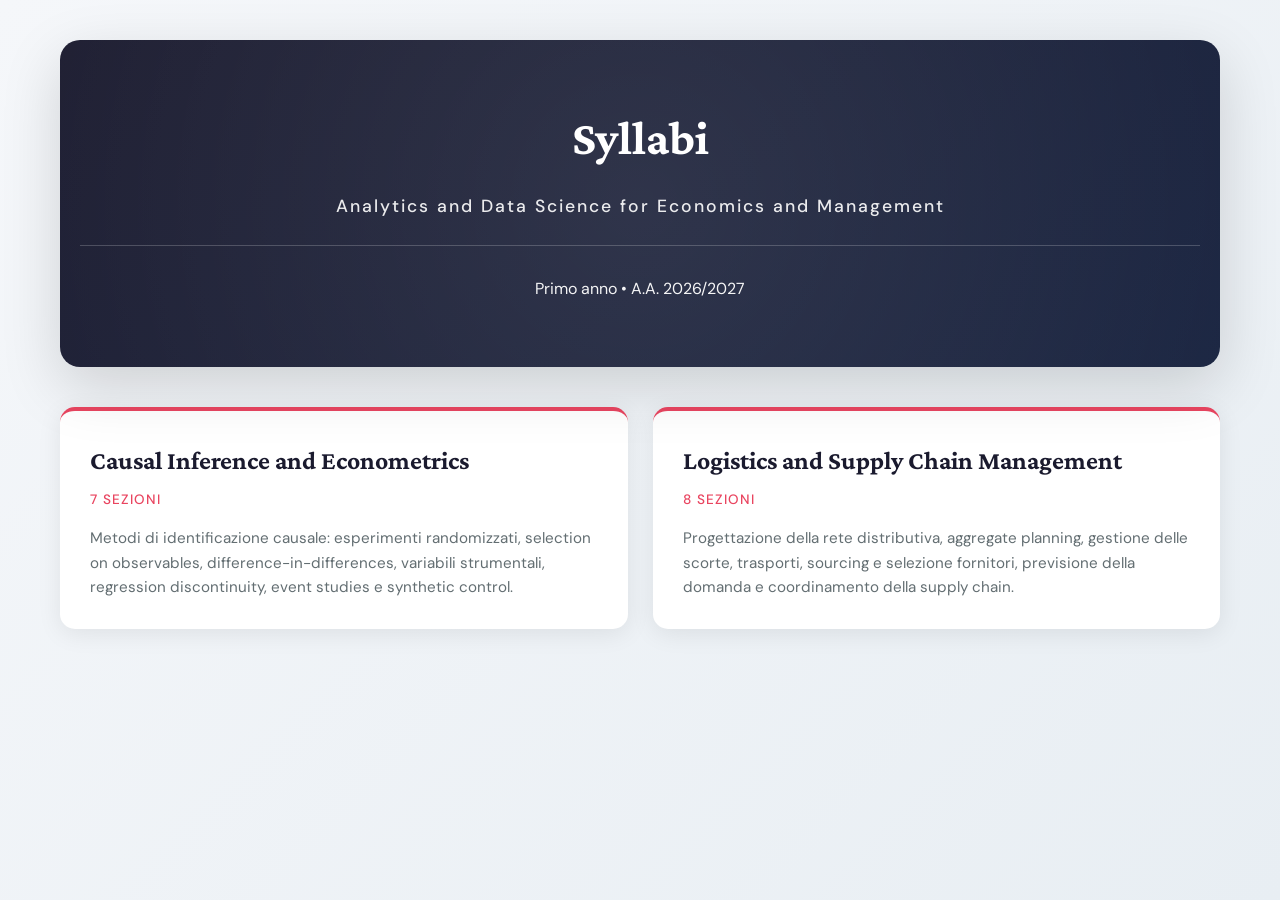
<file: index.html>
<!DOCTYPE html>
<html lang="it">
<head>
    <meta charset="UTF-8">
    <meta name="viewport" content="width=device-width, initial-scale=1.0">
    <title>Syllabi</title>
    <link href="https://fonts.googleapis.com/css2?family=Crimson+Pro:wght@400;600;700&family=DM+Sans:wght@400;500;700&display=swap" rel="stylesheet">
    <link rel="stylesheet" href="style.css">
</head>
<body>
    <div class="container">
        <header>
            <h1>Syllabi</h1>
            <div class="course-code">Analytics and Data Science for Economics and Management</div>
            <div class="instructor-info">
                <p>Primo anno &bull; A.A. 2026/2027</p>
            </div>
        </header>

        <div class="course-grid">
            <a href="causal-inference.html" class="course-card">
                <h2>Causal Inference and Econometrics</h2>
                <div class="meta">7 SEZIONI</div>
                <p>Metodi di identificazione causale: esperimenti randomizzati, selection on observables, difference-in-differences, variabili strumentali, regression discontinuity, event studies e synthetic control.</p>
            </a>

            <a href="logistics-scm.html" class="course-card">
                <h2>Logistics and Supply Chain Management</h2>
                <div class="meta">8 SEZIONI</div>
                <p>Progettazione della rete distributiva, aggregate planning, gestione delle scorte, trasporti, sourcing e selezione fornitori, previsione della domanda e coordinamento della supply chain.</p>
            </a>
        </div>
    </div>
</body>
</html>
</file>
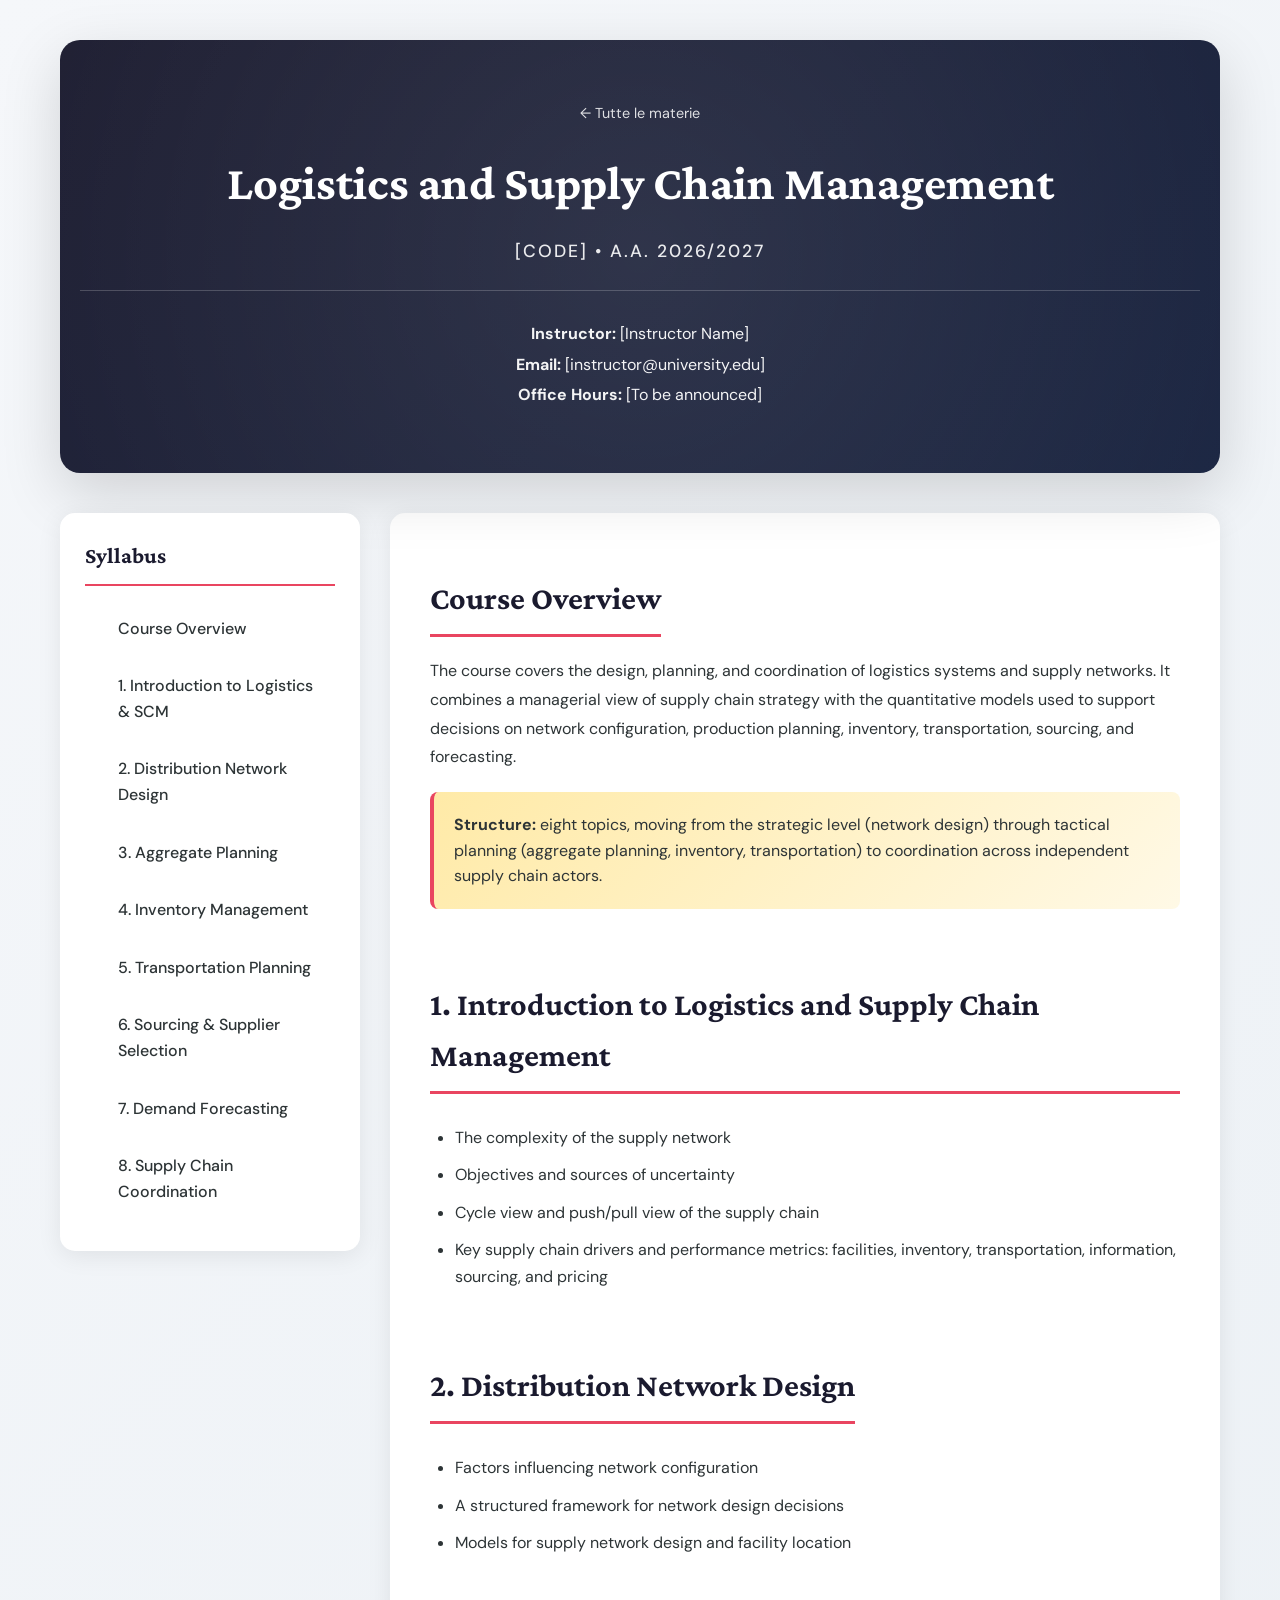
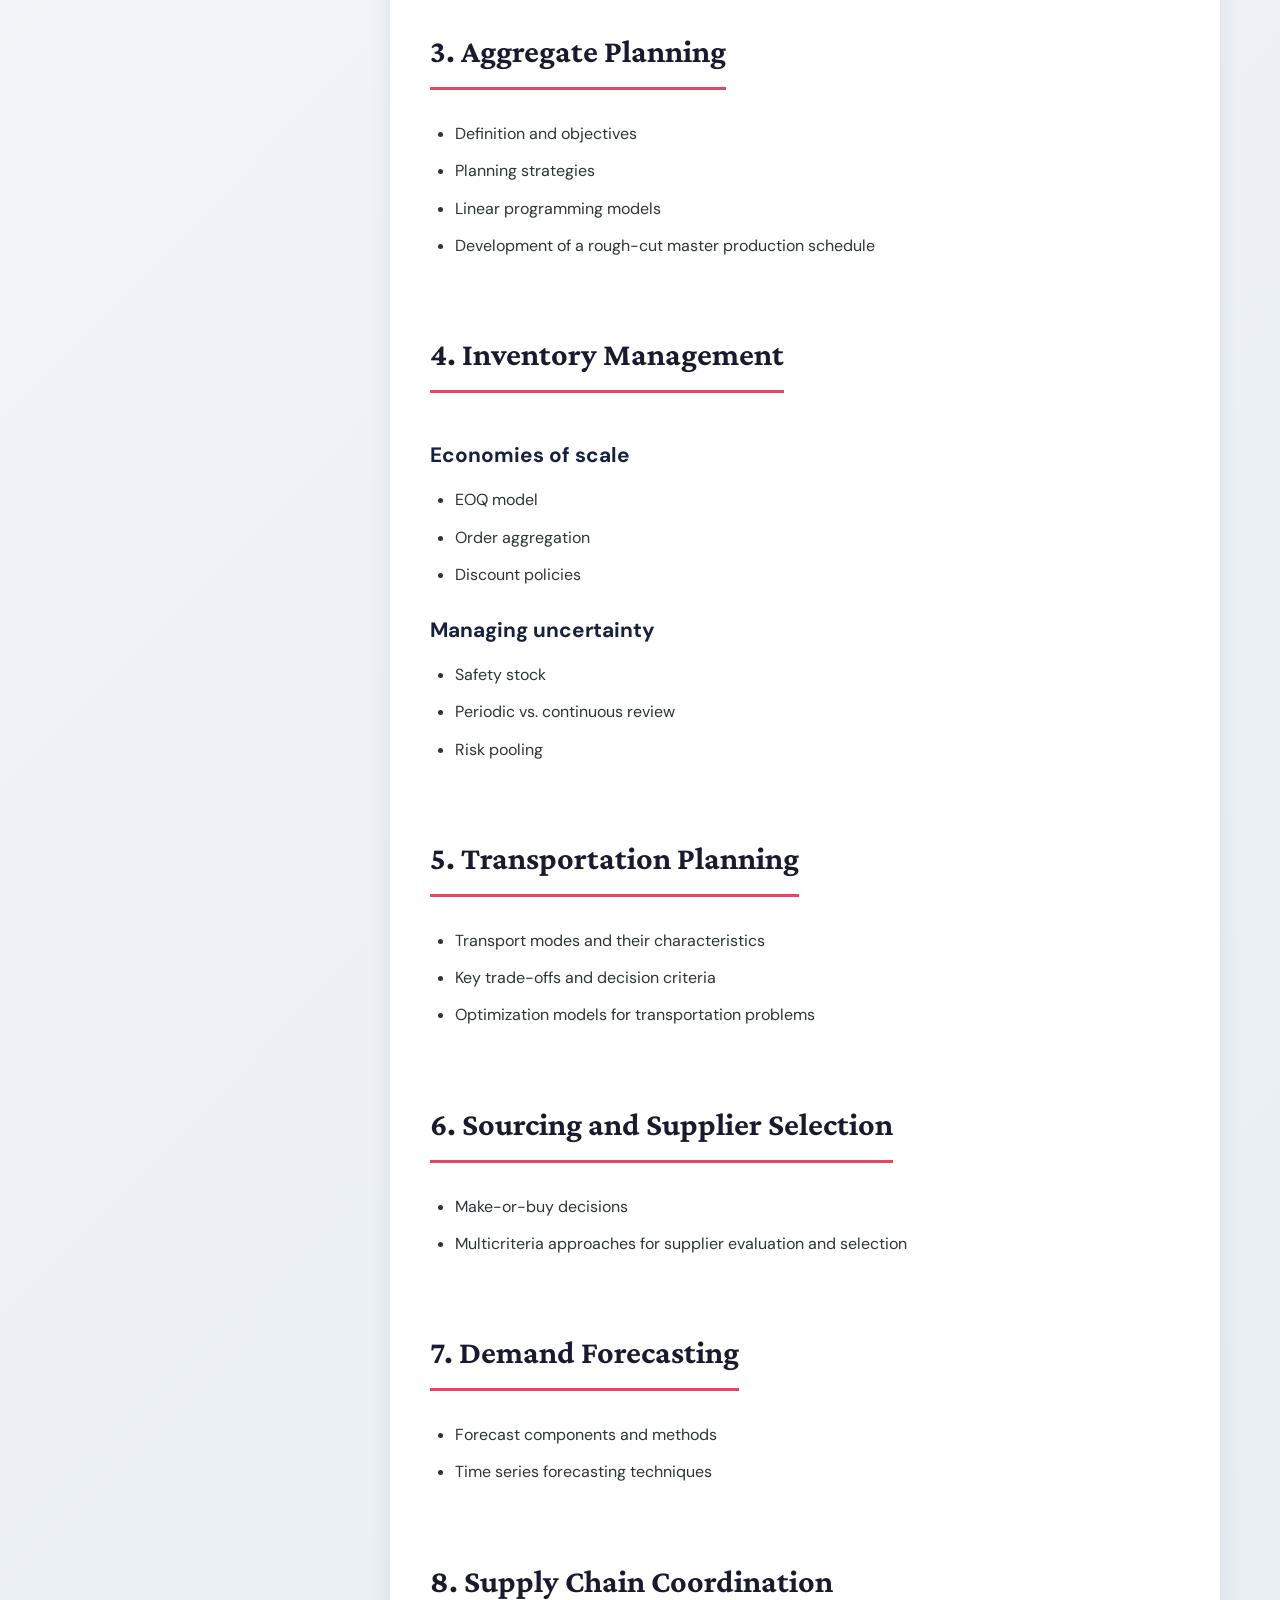
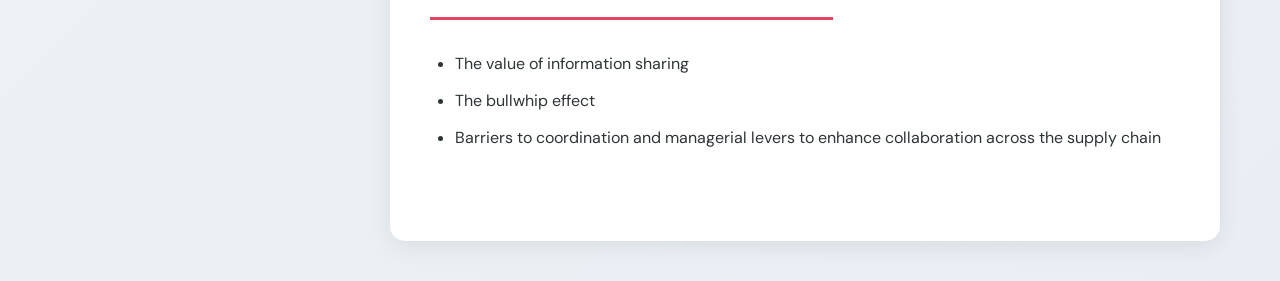
<file: logistics-scm.html>
<!DOCTYPE html>
<html lang="en">
<head>
    <meta charset="UTF-8">
    <meta name="viewport" content="width=device-width, initial-scale=1.0">
    <title>Logistics and Supply Chain Management</title>
    <link href="https://fonts.googleapis.com/css2?family=Crimson+Pro:wght@400;600;700&family=DM+Sans:wght@400;500;700&display=swap" rel="stylesheet">
    <link rel="stylesheet" href="style.css">
</head>
<body>
    <div class="container">
        <header>
            <a href="index.html" class="hub-link">&larr; Tutte le materie</a>
            <h1>Logistics and Supply Chain Management</h1>
            <div class="course-code">[CODE] &bull; A.A. 2026/2027</div>
            <div class="instructor-info">
                <p><strong>Instructor:</strong> [Instructor Name]</p>
                <p><strong>Email:</strong> [instructor@university.edu]</p>
                <p><strong>Office Hours:</strong> [To be announced]</p>
            </div>
        </header>

        <div class="main-content">
            <aside class="sidebar">
                <nav class="nav-menu">
                    <h3>Syllabus</h3>
                    <ul>
                        <li><a href="#overview">Course Overview</a></li>
                        <li><a href="#topic1">1. Introduction to Logistics &amp; SCM</a></li>
                        <li><a href="#topic2">2. Distribution Network Design</a></li>
                        <li><a href="#topic3">3. Aggregate Planning</a></li>
                        <li><a href="#topic4">4. Inventory Management</a></li>
                        <li><a href="#topic5">5. Transportation Planning</a></li>
                        <li><a href="#topic6">6. Sourcing &amp; Supplier Selection</a></li>
                        <li><a href="#topic7">7. Demand Forecasting</a></li>
                        <li><a href="#topic8">8. Supply Chain Coordination</a></li>
                    </ul>
                </nav>
            </aside>

            <main class="content-area">
                <section id="overview" class="section">
                    <h2>Course Overview</h2>
                    <p>The course covers the design, planning, and coordination of logistics systems and supply networks. It combines a managerial view of supply chain strategy with the quantitative models used to support decisions on network configuration, production planning, inventory, transportation, sourcing, and forecasting.</p>

                    <div class="highlight-box">
                        <strong>Structure:</strong> eight topics, moving from the strategic level (network design) through tactical planning (aggregate planning, inventory, transportation) to coordination across independent supply chain actors.
                    </div>
                </section>

                <section id="topic1" class="section">
                    <h2>1. Introduction to Logistics and Supply Chain Management</h2>
                    <ul>
                        <li>The complexity of the supply network</li>
                        <li>Objectives and sources of uncertainty</li>
                        <li>Cycle view and push/pull view of the supply chain</li>
                        <li>Key supply chain drivers and performance metrics: facilities, inventory, transportation, information, sourcing, and pricing</li>
                    </ul>
                </section>

                <section id="topic2" class="section">
                    <h2>2. Distribution Network Design</h2>
                    <ul>
                        <li>Factors influencing network configuration</li>
                        <li>A structured framework for network design decisions</li>
                        <li>Models for supply network design and facility location</li>
                    </ul>
                </section>

                <section id="topic3" class="section">
                    <h2>3. Aggregate Planning</h2>
                    <ul>
                        <li>Definition and objectives</li>
                        <li>Planning strategies</li>
                        <li>Linear programming models</li>
                        <li>Development of a rough-cut master production schedule</li>
                    </ul>
                </section>

                <section id="topic4" class="section">
                    <h2>4. Inventory Management</h2>

                    <h3>Economies of scale</h3>
                    <ul>
                        <li>EOQ model</li>
                        <li>Order aggregation</li>
                        <li>Discount policies</li>
                    </ul>

                    <h3>Managing uncertainty</h3>
                    <ul>
                        <li>Safety stock</li>
                        <li>Periodic vs. continuous review</li>
                        <li>Risk pooling</li>
                    </ul>
                </section>

                <section id="topic5" class="section">
                    <h2>5. Transportation Planning</h2>
                    <ul>
                        <li>Transport modes and their characteristics</li>
                        <li>Key trade-offs and decision criteria</li>
                        <li>Optimization models for transportation problems</li>
                    </ul>
                </section>

                <section id="topic6" class="section">
                    <h2>6. Sourcing and Supplier Selection</h2>
                    <ul>
                        <li>Make-or-buy decisions</li>
                        <li>Multicriteria approaches for supplier evaluation and selection</li>
                    </ul>
                </section>

                <section id="topic7" class="section">
                    <h2>7. Demand Forecasting</h2>
                    <ul>
                        <li>Forecast components and methods</li>
                        <li>Time series forecasting techniques</li>
                    </ul>
                </section>

                <section id="topic8" class="section">
                    <h2>8. Supply Chain Coordination</h2>
                    <ul>
                        <li>The value of information sharing</li>
                        <li>The bullwhip effect</li>
                        <li>Barriers to coordination and managerial levers to enhance collaboration across the supply chain</li>
                    </ul>
                </section>
            </main>
        </div>
    </div>

    <script>
        document.querySelectorAll('a[href^="#"]').forEach(anchor => {
            anchor.addEventListener('click', function (e) {
                e.preventDefault();
                const target = document.querySelector(this.getAttribute('href'));
                if (target) {
                    target.scrollIntoView({ behavior: 'smooth', block: 'start' });
                }
            });
        });

        const sections = document.querySelectorAll('.section');
        const navLinks = document.querySelectorAll('.nav-menu a');

        window.addEventListener('scroll', () => {
            let current = '';
            sections.forEach(section => {
                if (window.pageYOffset >= (section.offsetTop - 100)) {
                    current = section.getAttribute('id');
                }
            });

            navLinks.forEach(link => {
                link.style.background = '';
                link.style.color = '';
                if (link.getAttribute('href') === `#${current}`) {
                    link.style.background = 'var(--accent)';
                    link.style.color = 'white';
                }
            });
        });
    </script>
</body>
</html>
</file>
<file: style.css>
:root {
            --primary: #1a1a2e;
            --secondary: #16213e;
            --accent: #e94560;
            --light: #f1f1f1;
            --text: #2d3436;
            --border: #dfe6e9;
            --highlight: #ffeaa7;
        }

        * {
            margin: 0;
            padding: 0;
            box-sizing: border-box;
        }

        body {
            font-family: 'DM Sans', sans-serif;
            line-height: 1.6;
            color: var(--text);
            background: linear-gradient(135deg, #f5f7fa 0%, #e8eef3 100%);
            min-height: 100vh;
        }

        .container {
            max-width: 1200px;
            margin: 0 auto;
            padding: 40px 20px;
        }

        header {
            background: linear-gradient(135deg, var(--primary) 0%, var(--secondary) 100%);
            color: white;
            padding: 60px 20px;
            text-align: center;
            border-radius: 20px;
            margin-bottom: 40px;
            box-shadow: 0 20px 60px rgba(0,0,0,0.15);
            position: relative;
            overflow: hidden;
        }

        header::before {
            content: '';
            position: absolute;
            top: -50%;
            right: -50%;
            width: 200%;
            height: 200%;
            background: radial-gradient(circle, rgba(255,255,255,0.1) 0%, transparent 70%);
            animation: pulse 15s ease-in-out infinite;
        }

        @keyframes pulse {
            0%, 100% { transform: scale(1); opacity: 0.3; }
            50% { transform: scale(1.1); opacity: 0.5; }
        }

        h1 {
            font-family: 'Crimson Pro', serif;
            font-size: 3rem;
            font-weight: 700;
            margin-bottom: 15px;
            position: relative;
            z-index: 1;
        }

        .course-code {
            font-size: 1.1rem;
            opacity: 0.9;
            letter-spacing: 2px;
            font-weight: 500;
            position: relative;
            z-index: 1;
        }

        .instructor-info {
            margin-top: 25px;
            padding-top: 25px;
            border-top: 1px solid rgba(255,255,255,0.2);
            position: relative;
            z-index: 1;
        }

        .instructor-info p {
            margin: 5px 0;
            opacity: 0.95;
        }

        .main-content {
            display: grid;
            grid-template-columns: 300px 1fr;
            gap: 30px;
        }

        .sidebar {
            position: sticky;
            top: 20px;
            height: fit-content;
        }

        .nav-menu {
            background: white;
            border-radius: 15px;
            padding: 25px;
            box-shadow: 0 5px 25px rgba(0,0,0,0.08);
        }

        .nav-menu h3 {
            font-family: 'Crimson Pro', serif;
            font-size: 1.4rem;
            margin-bottom: 20px;
            color: var(--primary);
            border-bottom: 2px solid var(--accent);
            padding-bottom: 10px;
        }

        .nav-menu ul {
            list-style: none;
        }

        .nav-menu li {
            margin: 12px 0;
        }

        .nav-menu a {
            text-decoration: none;
            color: var(--text);
            display: flex;
            align-items: center;
            padding: 10px 15px;
            border-radius: 8px;
            transition: all 0.3s ease;
            font-weight: 500;
        }

        .nav-menu a:hover {
            background: var(--accent);
            color: white;
            transform: translateX(5px);
        }

        .nav-menu a::before {
            content: '▸';
            margin-right: 10px;
            opacity: 0;
            transition: opacity 0.3s ease;
        }

        .nav-menu a:hover::before {
            opacity: 1;
        }

        .content-area {
            background: white;
            border-radius: 15px;
            padding: 40px;
            box-shadow: 0 5px 25px rgba(0,0,0,0.08);
        }

        .section {
            margin-bottom: 50px;
            padding-top: 20px;
            animation: fadeIn 0.6s ease-out;
        }

        @keyframes fadeIn {
            from { opacity: 0; transform: translateY(20px); }
            to { opacity: 1; transform: translateY(0); }
        }

        .section h2 {
            font-family: 'Crimson Pro', serif;
            font-size: 2rem;
            color: var(--primary);
            margin-bottom: 20px;
            padding-bottom: 10px;
            border-bottom: 3px solid var(--accent);
            display: inline-block;
        }

        .section h3 {
            font-size: 1.3rem;
            color: var(--secondary);
            margin: 25px 0 15px 0;
        }

        .section p {
            margin-bottom: 15px;
            line-height: 1.8;
        }

        .section ul {
            margin-left: 25px;
            margin-bottom: 15px;
        }

        .section li {
            margin: 10px 0;
            line-height: 1.7;
        }

        .section a {
            color: var(--accent);
            text-decoration: none;
            border-bottom: 1px solid transparent;
            transition: border-bottom 0.3s ease;
        }

        .section a:hover {
            border-bottom: 1px solid var(--accent);
        }

        .section li em {
            display: block;
            margin-top: 8px;
            font-size: 0.95rem;
            line-height: 1.6;
            color: #636e72;
            font-style: italic;
        }

        .section li strong {
            color: var(--secondary);
        }

        .highlight-box {
            background: linear-gradient(135deg, var(--highlight) 0%, #fff9e6 100%);
            border-left: 4px solid var(--accent);
            padding: 20px;
            margin: 20px 0;
            border-radius: 8px;
        }

        .schedule-table {
            width: 100%;
            border-collapse: collapse;
            margin: 20px 0;
            box-shadow: 0 2px 15px rgba(0,0,0,0.05);
        }

        .schedule-table thead {
            background: var(--primary);
            color: white;
        }

        .schedule-table th {
            padding: 15px;
            text-align: left;
            font-weight: 600;
        }

        .schedule-table td {
            padding: 15px;
            border-bottom: 1px solid var(--border);
        }

        .schedule-table tr:hover {
            background: #f8f9fa;
        }

        .grade-item {
            display: flex;
            justify-content: space-between;
            padding: 12px 20px;
            margin: 10px 0;
            background: white;
            border: 1px solid var(--border);
            border-radius: 8px;
            transition: all 0.3s ease;
        }

        .grade-item:hover {
            border-color: var(--accent);
            transform: translateX(5px);
        }

        .grade-item span:last-child {
            font-weight: 700;
            color: var(--accent);
        }

        @media (max-width: 968px) {
            .main-content {
                grid-template-columns: 1fr;
            }

            .sidebar {
                position: static;
            }

            h1 {
                font-size: 2rem;
            }
        }

/* --- Hub (index.html) --- */
.course-grid {
    display: grid;
    grid-template-columns: repeat(auto-fit, minmax(300px, 1fr));
    gap: 25px;
    margin-top: 40px;
}

.course-card {
    background: white;
    border-radius: 15px;
    padding: 30px;
    box-shadow: 0 5px 25px rgba(0,0,0,0.08);
    text-decoration: none;
    color: var(--text);
    display: block;
    transition: all 0.3s ease;
    border-top: 4px solid var(--accent);
}

.course-card:hover {
    transform: translateY(-5px);
    box-shadow: 0 12px 35px rgba(0,0,0,0.12);
}

.course-card h2 {
    font-family: 'Crimson Pro', serif;
    font-size: 1.6rem;
    color: var(--primary);
    margin-bottom: 8px;
}

.course-card .meta {
    font-size: 0.85rem;
    letter-spacing: 1px;
    color: var(--accent);
    font-weight: 500;
    margin-bottom: 15px;
}

.course-card p {
    font-size: 0.95rem;
    line-height: 1.6;
    color: #636e72;
}

.hub-link {
    display: inline-block;
    margin-bottom: 20px;
    color: white;
    text-decoration: none;
    opacity: 0.85;
    font-size: 0.9rem;
    position: relative;
    z-index: 1;
}

.hub-link:hover { opacity: 1; }
</file>
